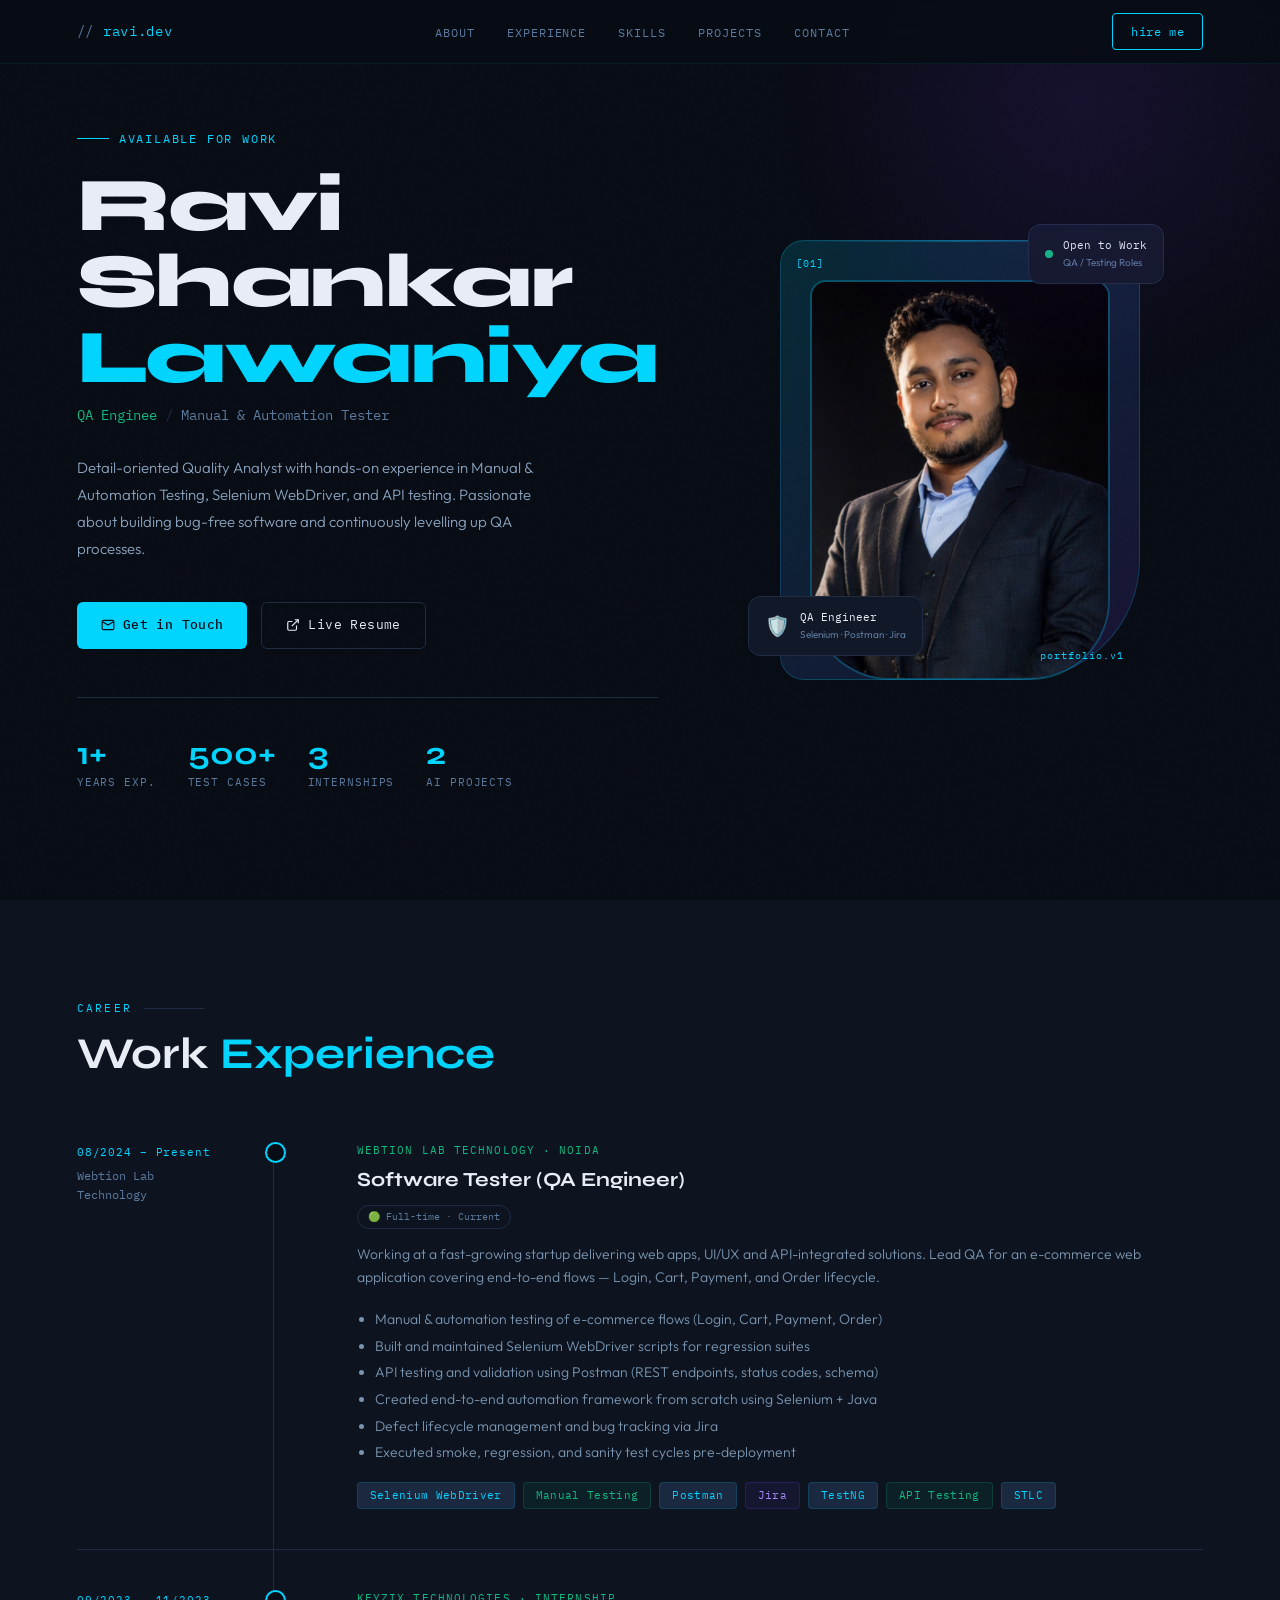
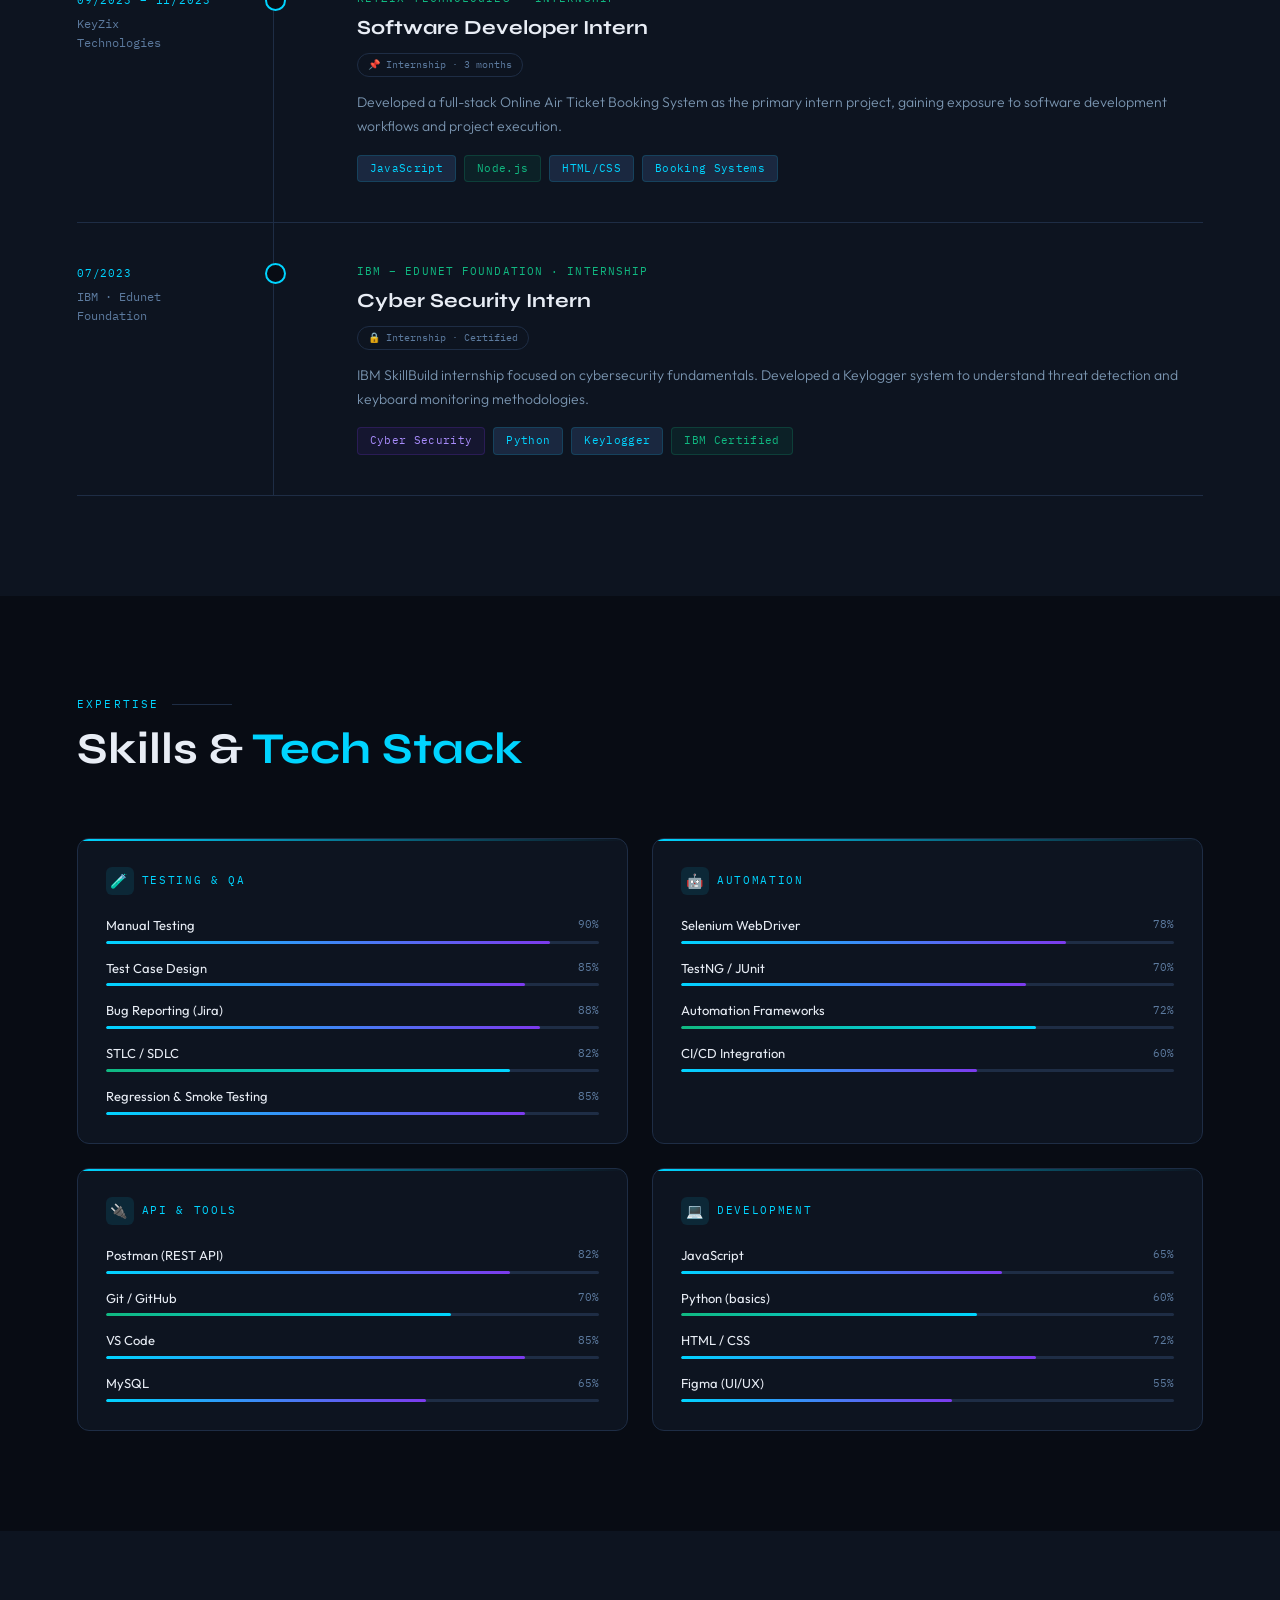
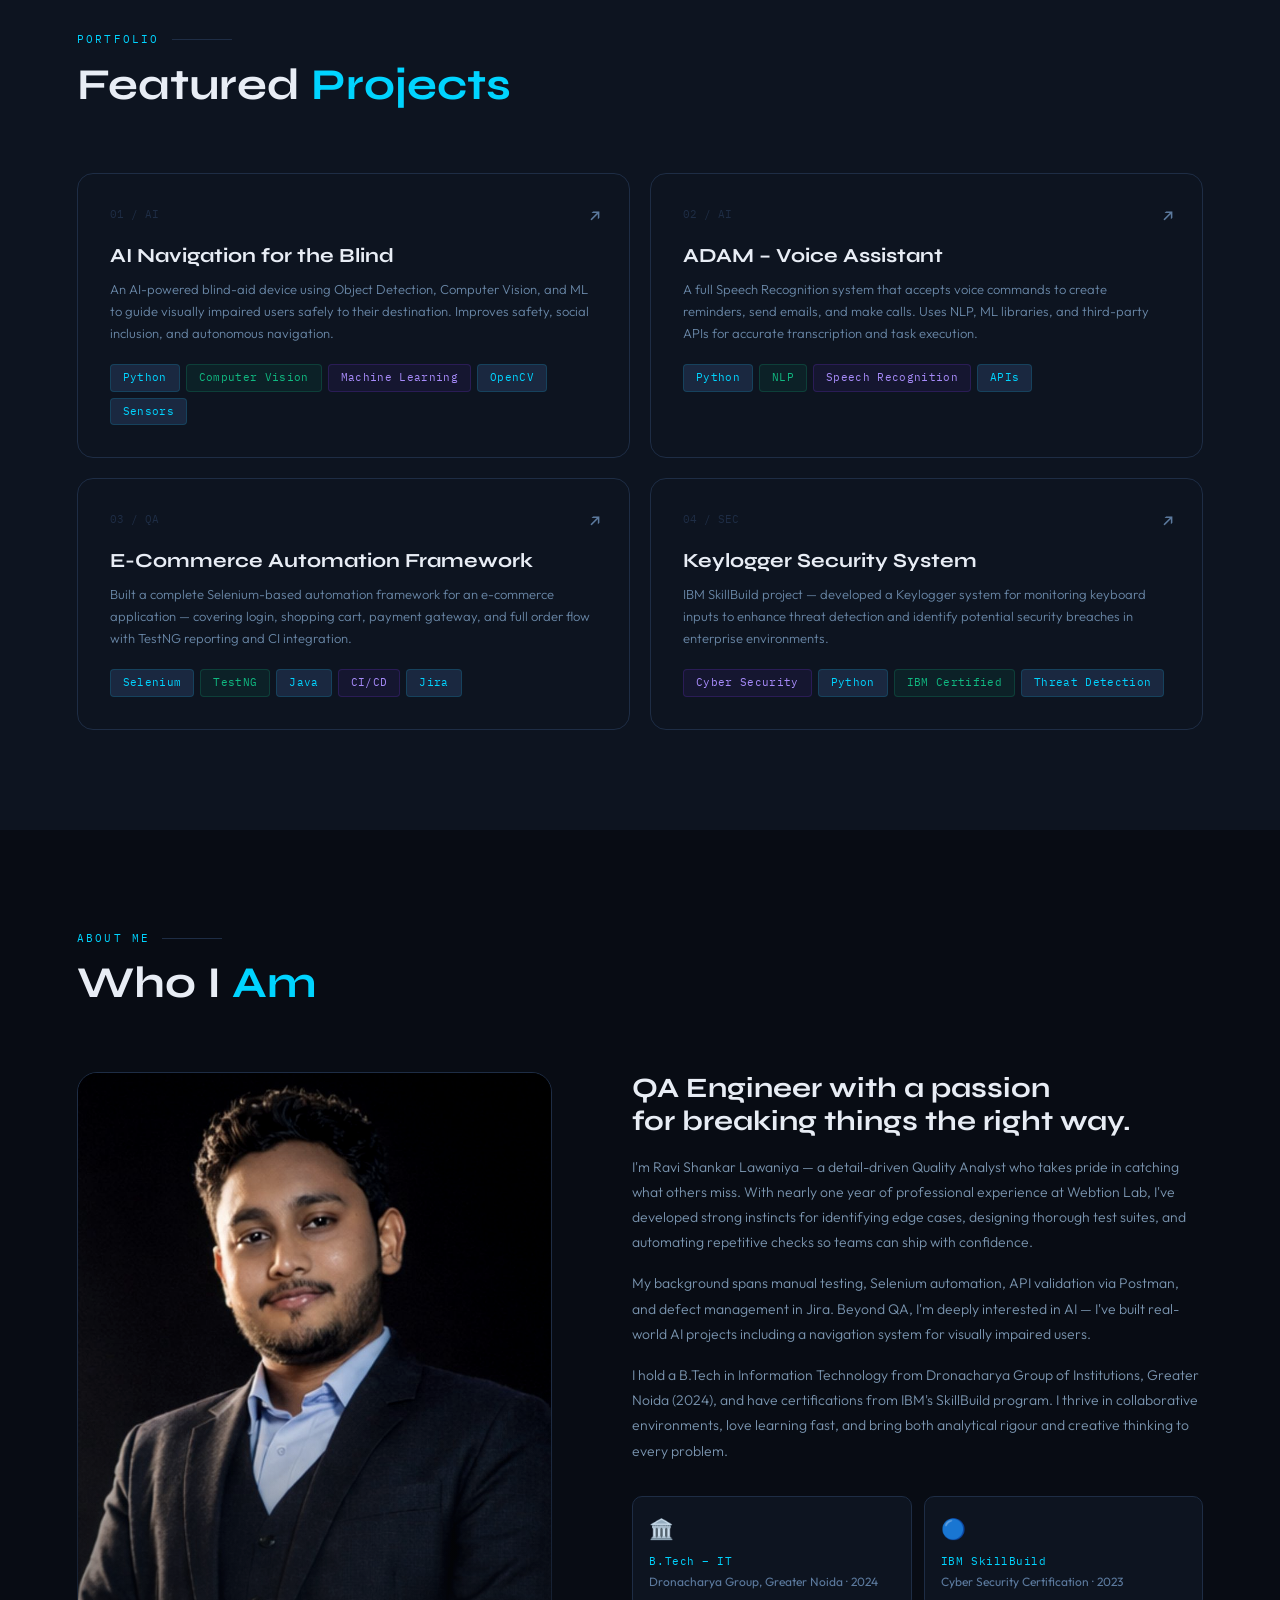
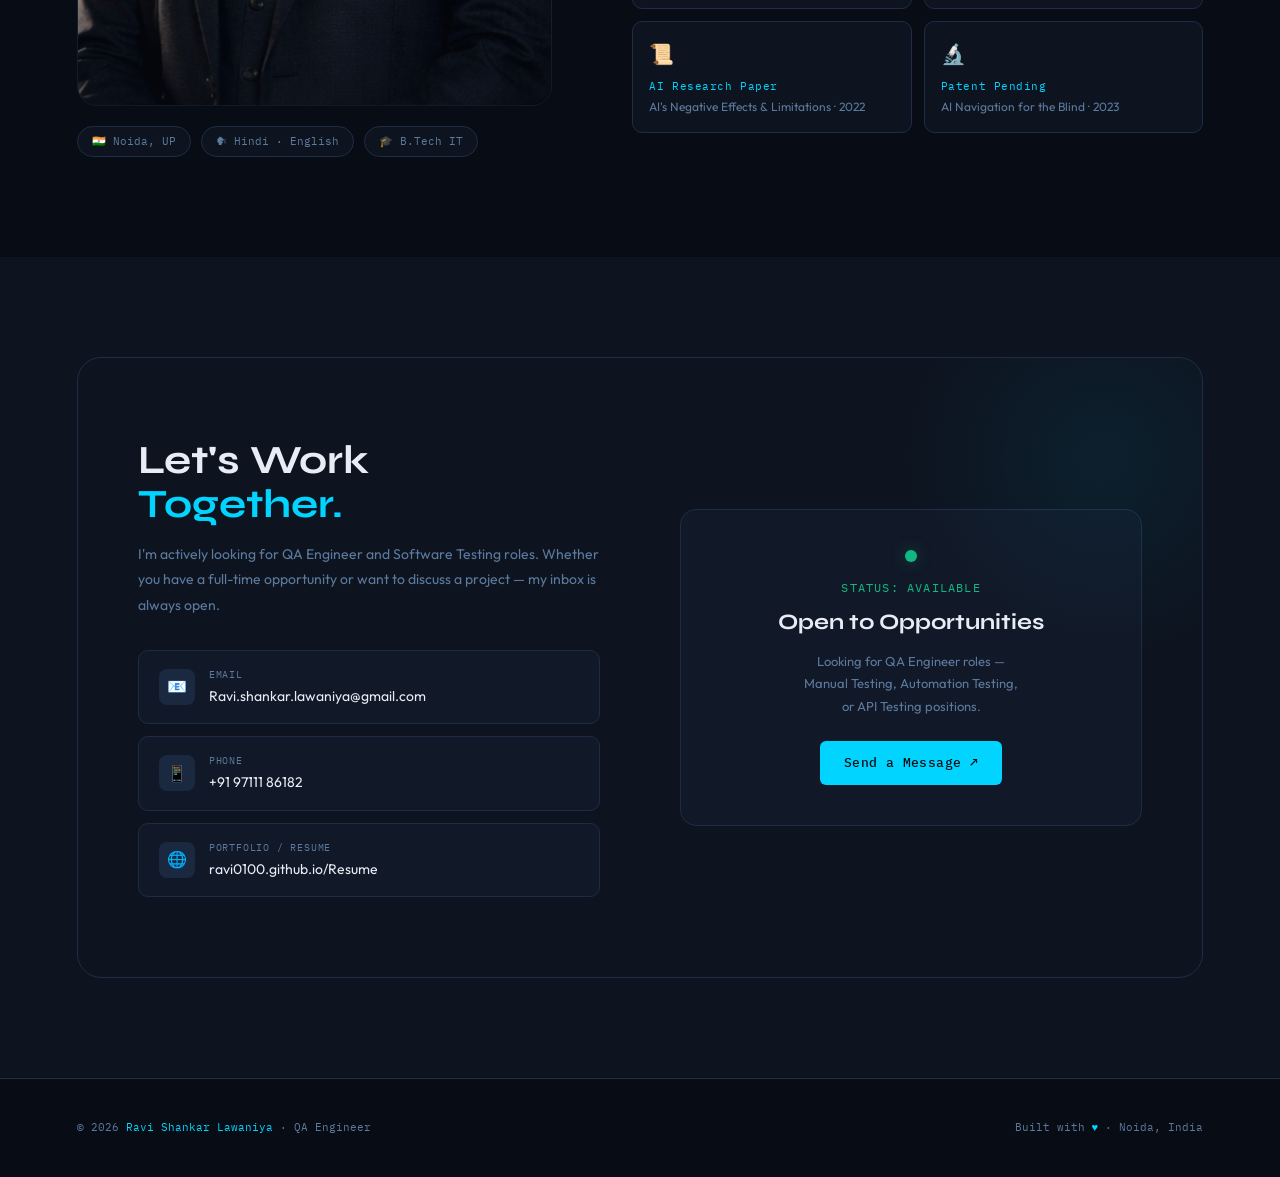
<file: index.html>
<!DOCTYPE html>
<html lang="en">
<head>
<meta charset="UTF-8">
<meta name="viewport" content="width=device-width, initial-scale=1.0">
<meta property="og:title" content="Ravi Shankar Lawaniya – QA Engineer">
<meta property="og:description" content="Ravi Shankar Lawaniya – QA Engineer">
<meta property="og:image" content="https://ravi0100.github.io/Resume/assets/R.jpeg">
<meta property="og:url" content="https://ravi0100.github.io/Resume/">
<meta property="og:type" content="website">
<title>Ravi Shankar Lawaniya – QA Engineer</title>
<link rel="icon" type="image/png" href="assets/R.jpeg">
<link href="https://fonts.googleapis.com/css2?family=Syne:wght@400;500;600;700;800&family=IBM+Plex+Mono:wght@300;400;500&family=Outfit:wght@300;400;500;600&display=swap" rel="stylesheet">
<style>
*{margin:0;padding:0;box-sizing:border-box}
:root{
  --bg:#080c14;--surface:#0d1420;--surface2:#111827;--border:#1e2d45;
  --accent:#00d4ff;--accent2:#7c3aed;--accent3:#10b981;
  --text:#e8edf5;--muted:#5c7a9e;--subtle:#1a2840;
  --font-display:'Syne',sans-serif;--font-mono:'IBM Plex Mono',monospace;--font-body:'Outfit',sans-serif;
}
html{scroll-behavior:smooth}
body{background:var(--bg);color:var(--text);font-family:var(--font-body);overflow-x:hidden;line-height:1.6}

/* scrollbar */
::-webkit-scrollbar{width:4px}
::-webkit-scrollbar-track{background:var(--bg)}
::-webkit-scrollbar-thumb{background:var(--accent);border-radius:2px}

/* noise overlay */
body::before{content:'';position:fixed;inset:0;background-image:url("data:image/svg+xml,%3Csvg viewBox='0 0 256 256' xmlns='http://www.w3.org/2000/svg'%3E%3Cfilter id='noise'%3E%3CfeTurbulence type='fractalNoise' baseFrequency='0.9' numOctaves='4' stitchTiles='stitch'/%3E%3C/filter%3E%3Crect width='100%25' height='100%25' filter='url(%23noise)' opacity='0.03'/%3E%3C/svg%3E");pointer-events:none;z-index:0;opacity:0.4}

/* NAV */
nav{position:fixed;top:0;left:0;right:0;z-index:100;padding:0 6%;height:64px;display:flex;align-items:center;justify-content:space-between;border-bottom:1px solid rgba(0,212,255,0.08);background:rgba(8,12,20,0.85);backdrop-filter:blur(20px)}
.nav-logo{font-family:var(--font-mono);font-size:14px;color:var(--accent);letter-spacing:0.05em}.nav-logo span{color:var(--muted)}
.nav-links{display:flex;gap:32px;list-style:none}
.nav-links a{font-family:var(--font-mono);font-size:12px;color:var(--muted);text-decoration:none;letter-spacing:0.08em;transition:color 0.2s;text-transform:uppercase}
.nav-links a:hover{color:var(--accent)}
.nav-hire{font-family:var(--font-mono);font-size:12px;padding:8px 18px;border:1px solid var(--accent);color:var(--accent);background:transparent;border-radius:4px;cursor:pointer;letter-spacing:0.05em;transition:all 0.2s;text-decoration:none;display:inline-block}
.nav-hire:hover{background:rgba(0,212,255,0.1)}

/* HERO */
.hero{min-height:100vh;display:grid;grid-template-columns:1fr 1fr;align-items:center;padding:100px 6% 80px;gap:60px;position:relative;overflow:hidden}
.hero::after{content:'';position:absolute;top:-200px;right:-100px;width:600px;height:600px;background:radial-gradient(circle,rgba(124,58,237,0.12) 0%,transparent 70%);pointer-events:none}
.hero-left{position:relative;z-index:1}
.hero-tag{font-family:var(--font-mono);font-size:12px;color:var(--accent);letter-spacing:0.15em;text-transform:uppercase;margin-bottom:20px;display:flex;align-items:center;gap:10px}
.hero-tag::before{content:'';width:32px;height:1px;background:var(--accent)}
.hero-name{font-family:var(--font-display);font-size:clamp(42px,6vw,76px);font-weight:800;line-height:1.0;margin-bottom:8px;letter-spacing:-0.02em}
.hero-name .first{color:var(--text)}
.hero-name .last{color:var(--accent);-webkit-text-stroke:0px;display:block}
.hero-role{font-family:var(--font-mono);font-size:14px;color:var(--muted);margin-bottom:28px;display:flex;align-items:center;gap:8px}
.role-sep{color:var(--border)}
.typing-text{color:var(--accent3)}
.hero-bio{font-size:15px;color:#8ba4c0;line-height:1.8;max-width:480px;margin-bottom:40px;font-weight:300}
.hero-actions{display:flex;gap:14px;flex-wrap:wrap}
.btn-primary{display:inline-flex;align-items:center;gap:8px;background:var(--accent);color:var(--bg);padding:12px 24px;border-radius:6px;font-family:var(--font-mono);font-size:13px;font-weight:500;cursor:pointer;border:none;letter-spacing:0.03em;transition:all 0.2s;text-decoration:none}
.btn-primary:hover{background:#00b8e0;transform:translateY(-2px)}
.btn-outline{display:inline-flex;align-items:center;gap:8px;background:transparent;color:var(--text);padding:12px 24px;border-radius:6px;font-family:var(--font-mono);font-size:13px;cursor:pointer;border:1px solid var(--border);letter-spacing:0.03em;transition:all 0.2s;text-decoration:none}
.btn-outline:hover{border-color:var(--accent);color:var(--accent)}
.hero-stats{display:flex;gap:32px;margin-top:48px;padding-top:40px;border-top:1px solid var(--border)}
.stat-item .num{font-family:var(--font-display);font-size:32px;font-weight:700;color:var(--accent);line-height:1}
.stat-item .lbl{font-family:var(--font-mono);font-size:11px;color:var(--muted);margin-top:4px;letter-spacing:0.08em;text-transform:uppercase}

/* PHOTO SIDE */
.hero-right{position:relative;display:flex;align-items:center;justify-content:center}
.photo-frame{position:relative;width:360px;height:440px}
.photo-bg-shape{position:absolute;inset:0;border-radius:24px 24px 120px 24px;background:linear-gradient(135deg,rgba(0,212,255,0.15),rgba(124,58,237,0.15));border:1px solid rgba(0,212,255,0.2)}
.photo-img{position:absolute;bottom:0;left:50%;transform:translateX(-50%);width:300px;height:400px;object-fit:cover;object-position:top;border-radius:16px 16px 80px 80px;border:2px solid rgba(0,212,255,0.25)}
.photo-badge{position:absolute;background:var(--surface2);border:1px solid var(--border);border-radius:12px;padding:12px 16px;display:flex;align-items:center;gap:10px;backdrop-filter:blur(10px)}
.photo-badge.top-right{top:-16px;right:-24px}
.photo-badge.bottom-left{bottom:24px;left:-32px}
.badge-dot{width:8px;height:8px;border-radius:50%;background:var(--accent3);animation:pulse 2s infinite}
@keyframes pulse{0%,100%{opacity:1;transform:scale(1)}50%{opacity:0.5;transform:scale(0.8)}}
.badge-text{font-family:var(--font-mono);font-size:11px;color:var(--text)}
.badge-sub{font-size:10px;color:var(--muted)}
.corner-tag{position:absolute;font-family:var(--font-mono);font-size:10px;color:var(--accent);letter-spacing:0.1em}
.corner-tag.tl{top:16px;left:16px}
.corner-tag.br{bottom:16px;right:16px}
.scan-line{position:absolute;top:0;left:0;right:0;height:2px;background:linear-gradient(90deg,transparent,var(--accent),transparent);animation:scan 3s linear infinite;opacity:0.3;border-radius:24px}
@keyframes scan{0%{top:0}100%{top:100%}}
.hex-grid{position:absolute;top:-40px;right:-60px;opacity:0.06}

/* SECTIONS */
section{padding:100px 6%;position:relative}
.section-header{margin-bottom:64px}
.section-tag{font-family:var(--font-mono);font-size:11px;color:var(--accent);letter-spacing:0.2em;text-transform:uppercase;margin-bottom:12px;display:flex;align-items:center;gap:12px}
.section-tag::after{content:'';flex:1;height:1px;background:var(--border);max-width:60px}
.section-title{font-family:var(--font-display);font-size:clamp(28px,4vw,44px);font-weight:700;color:var(--text);line-height:1.1}
.section-title em{color:var(--accent);font-style:normal}

/* EXPERIENCE */
.exp-grid{display:flex;flex-direction:column;gap:0}
.exp-item{display:grid;grid-template-columns:200px 1fr;gap:40px;padding:40px 0;border-bottom:1px solid var(--border);position:relative}
.exp-item:first-child{padding-top:0}
.exp-item::before{content:'';position:absolute;left:196px;top:0;bottom:0;width:1px;background:var(--border)}
.exp-item::after{content:'';position:absolute;left:188px;top:40px;width:17px;height:17px;background:var(--bg);border:2px solid var(--accent);border-radius:50%}
.exp-item:first-child::after{top:0}
.exp-date{font-family:var(--font-mono);font-size:12px;color:var(--muted);padding-top:2px;padding-right:24px;line-height:1.6}
.exp-date .year{font-size:11px;color:var(--accent);display:block;margin-bottom:4px;letter-spacing:0.08em}
.exp-content{padding-left:40px}
.exp-company{font-family:var(--font-mono);font-size:11px;color:var(--accent3);letter-spacing:0.1em;text-transform:uppercase;margin-bottom:4px}
.exp-role{font-family:var(--font-display);font-size:20px;font-weight:700;color:var(--text);margin-bottom:6px}
.exp-type{display:inline-flex;align-items:center;gap:5px;font-family:var(--font-mono);font-size:10px;padding:3px 10px;border-radius:40px;border:1px solid var(--border);color:var(--muted);margin-bottom:14px}
.exp-desc{font-size:14px;color:#7a95b0;line-height:1.7;margin-bottom:16px;font-weight:300}
.exp-tags{display:flex;flex-wrap:wrap;gap:8px}
.tag{font-family:var(--font-mono);font-size:11px;padding:4px 12px;border-radius:4px;background:var(--subtle);color:var(--accent);border:1px solid rgba(0,212,255,0.15);letter-spacing:0.03em}
.tag.green{color:var(--accent3);background:rgba(16,185,129,0.08);border-color:rgba(16,185,129,0.2)}
.tag.purple{color:#a78bfa;background:rgba(124,58,237,0.08);border-color:rgba(124,58,237,0.2)}

/* SKILLS */
.skills-wrapper{display:grid;grid-template-columns:1fr 1fr;gap:24px}
.skill-category{background:var(--surface);border:1px solid var(--border);border-radius:12px;padding:28px;position:relative;overflow:hidden;transition:border-color 0.3s}
.skill-category:hover{border-color:rgba(0,212,255,0.3)}
.skill-category::before{content:'';position:absolute;top:0;left:0;right:0;height:2px;background:linear-gradient(90deg,var(--accent),transparent)}
.skill-cat-name{font-family:var(--font-mono);font-size:11px;color:var(--accent);letter-spacing:0.15em;text-transform:uppercase;margin-bottom:20px;display:flex;align-items:center;gap:8px}
.skill-cat-name .icon{width:28px;height:28px;background:rgba(0,212,255,0.1);border-radius:6px;display:flex;align-items:center;justify-content:center;font-size:14px}
.skill-bars{display:flex;flex-direction:column;gap:14px}
.skill-row{display:flex;flex-direction:column;gap:5px}
.skill-label-row{display:flex;justify-content:space-between;align-items:center}
.skill-name{font-size:13px;color:var(--text);font-weight:400}
.skill-pct{font-family:var(--font-mono);font-size:11px;color:var(--muted)}
.skill-bar{height:3px;background:var(--border);border-radius:2px;overflow:hidden}
.skill-fill{height:100%;background:linear-gradient(90deg,var(--accent),var(--accent2));border-radius:2px;animation:fillBar 1.5s ease forwards;width:0}
@keyframes fillBar{to{width:var(--w)}}
.skill-fill.green{background:linear-gradient(90deg,var(--accent3),#00d4ff)}

/* PROJECTS */
.projects-grid{display:grid;grid-template-columns:1fr 1fr;gap:20px}
.proj-card{background:var(--surface);border:1px solid var(--border);border-radius:16px;padding:32px;cursor:pointer;transition:all 0.3s;position:relative;overflow:hidden}
.proj-card:hover{border-color:rgba(0,212,255,0.35);transform:translateY(-4px)}
.proj-card::after{content:'';position:absolute;bottom:0;left:0;right:0;height:1px;background:linear-gradient(90deg,transparent,var(--accent),transparent);opacity:0;transition:opacity 0.3s}
.proj-card:hover::after{opacity:1}
.proj-number{font-family:var(--font-mono);font-size:11px;color:var(--border);margin-bottom:20px}
.proj-title{font-family:var(--font-display);font-size:20px;font-weight:700;color:var(--text);margin-bottom:10px;line-height:1.2}
.proj-desc{font-size:13px;color:#6a88a8;line-height:1.7;margin-bottom:20px;font-weight:300}
.proj-tags{display:flex;flex-wrap:wrap;gap:6px}
.proj-arrow{position:absolute;top:28px;right:28px;color:var(--muted);font-size:18px;transition:all 0.2s}
.proj-card:hover .proj-arrow{color:var(--accent);transform:translate(3px,-3px)}

/* ABOUT */
.about-grid{display:grid;grid-template-columns:1fr 1.2fr;gap:80px;align-items:start}
.about-photo-col{position:sticky;top:100px}
.about-img-wrap{position:relative;width:100%}
.about-img-inner{width:100%;aspect-ratio:3/4;border-radius:20px;overflow:hidden;border:1px solid var(--border)}
.about-img-inner img{width:100%;height:100%;object-fit:cover;object-position:top;filter:grayscale(20%) contrast(1.05)}
.about-img-overlay{position:absolute;inset:0;background:linear-gradient(to top,rgba(8,12,20,0.6) 0%,transparent 50%);border-radius:20px}
.about-chip-row{display:flex;gap:10px;flex-wrap:wrap;margin-top:20px}
.about-chip{font-family:var(--font-mono);font-size:11px;padding:6px 14px;border-radius:40px;border:1px solid var(--border);color:var(--muted);background:var(--surface)}
.about-text h3{font-family:var(--font-display);font-size:28px;font-weight:700;color:var(--text);margin-bottom:16px;line-height:1.2}
.about-text p{font-size:14px;color:#7a95b0;line-height:1.8;margin-bottom:16px;font-weight:300}
.cert-grid{display:grid;grid-template-columns:1fr 1fr;gap:12px;margin-top:32px}
.cert-card{background:var(--surface);border:1px solid var(--border);border-radius:10px;padding:16px;transition:border-color 0.2s}
.cert-card:hover{border-color:rgba(0,212,255,0.3)}
.cert-icon{font-size:20px;margin-bottom:8px}
.cert-name{font-family:var(--font-mono);font-size:11px;color:var(--accent);letter-spacing:0.05em}
.cert-inst{font-size:12px;color:var(--muted);margin-top:2px}

/* CONTACT */
.contact-section{background:var(--surface);border-radius:24px;padding:80px 60px;display:grid;grid-template-columns:1fr 1fr;gap:80px;align-items:center;border:1px solid var(--border);position:relative;overflow:hidden}
.contact-section::before{content:'';position:absolute;top:-100px;right:-100px;width:400px;height:400px;background:radial-gradient(circle,rgba(0,212,255,0.06),transparent 70%)}
.contact-left h2{font-family:var(--font-display);font-size:40px;font-weight:700;margin-bottom:16px;line-height:1.1}
.contact-left p{font-size:14px;color:var(--muted);line-height:1.8;margin-bottom:32px}
.contact-links{display:flex;flex-direction:column;gap:12px}
.contact-link{display:flex;align-items:center;gap:14px;padding:16px 20px;background:var(--surface2);border:1px solid var(--border);border-radius:10px;text-decoration:none;color:var(--text);transition:all 0.2s;font-size:14px}
.contact-link:hover{border-color:var(--accent);color:var(--accent)}
.contact-link .cl-icon{width:36px;height:36px;background:var(--subtle);border-radius:8px;display:flex;align-items:center;justify-content:center;font-size:16px;flex-shrink:0}
.contact-link .cl-label{font-family:var(--font-mono);font-size:10px;color:var(--muted);display:block;text-transform:uppercase;letter-spacing:0.08em;margin-bottom:2px}
.contact-right{text-align:center}
.availability-card{background:var(--surface2);border:1px solid var(--border);border-radius:16px;padding:40px;text-align:center}
.avail-dot{width:12px;height:12px;background:var(--accent3);border-radius:50%;margin:0 auto 16px;animation:pulse 2s infinite;box-shadow:0 0 16px rgba(16,185,129,0.4)}
.avail-label{font-family:var(--font-mono);font-size:12px;color:var(--accent3);letter-spacing:0.1em;margin-bottom:8px;text-transform:uppercase}
.avail-title{font-family:var(--font-display);font-size:22px;font-weight:700;margin-bottom:10px}
.avail-desc{font-size:13px;color:var(--muted);line-height:1.7}

/* FOOTER */
footer{padding:40px 6%;border-top:1px solid var(--border);display:flex;justify-content:space-between;align-items:center;flex-wrap:wrap;gap:16px}
footer p{font-family:var(--font-mono);font-size:11px;color:var(--muted)}
footer span{color:var(--accent)}

/* ANIMATIONS */
.fade-in{opacity:0;transform:translateY(30px);transition:opacity 0.7s ease,transform 0.7s ease}
.fade-in.visible{opacity:1;transform:translateY(0)}

@media(max-width:900px){
  .hero,.about-grid,.contact-section{grid-template-columns:1fr}
  .hero-right{display:none}
  .exp-item{grid-template-columns:1fr}
  .exp-item::before,.exp-item::after{display:none}
  .exp-content{padding-left:0}
  .skills-wrapper,.projects-grid,.cert-grid{grid-template-columns:1fr}
  .nav-links{display:none}
}
</style>
</head>
<body>

<nav>
  <div class="nav-logo"><span style="color:var(--muted)">//</span> ravi.dev</div>
  <ul class="nav-links">
    <li><a href="#about">about</a></li>
    <li><a href="#experience">experience</a></li>
    <li><a href="#skills">skills</a></li>
    <li><a href="#projects">projects</a></li>
    <li><a href="#contact">contact</a></li>
  </ul>
  <a href="mailto:Ravi.shankar.lawaniya@gmail.com" class="nav-hire">hire me</a>
</nav>

<section class="hero" id="hero">
  <div class="hero-left fade-in">
    <div class="hero-tag">Available for work</div>
    <h1 class="hero-name">
      <span class="first">Ravi Shankar</span>
      <span class="last">Lawaniya</span>
    </h1>
    <p class="hero-role">
      <span class="typing-text">QA Engineer</span>
      <span class="role-sep">/</span>
      <span>Manual &amp; Automation Tester</span>
    </p>
    <p class="hero-bio">Detail-oriented Quality Analyst with hands-on experience in Manual &amp; Automation Testing, Selenium WebDriver, and API testing. Passionate about building bug-free software and continuously levelling up QA processes.</p>
    <div class="hero-actions">
      <a href="#contact" class="btn-primary">
        <svg width="14" height="14" fill="none" stroke="currentColor" stroke-width="2" viewBox="0 0 24 24"><path d="M4 4h16c1.1 0 2 .9 2 2v12c0 1.1-.9 2-2 2H4c-1.1 0-2-.9-2-2V6c0-1.1.9-2 2-2z"/><polyline points="22,6 12,12 2,6"/></svg>
        Get in Touch
      </a>
      <a href="https://ravi0100.github.io/Resume/" target="_blank" class="btn-outline">
        <svg width="14" height="14" fill="none" stroke="currentColor" stroke-width="2" viewBox="0 0 24 24"><path d="M18 13v6a2 2 0 01-2 2H5a2 2 0 01-2-2V8a2 2 0 012-2h6"/><polyline points="15 3 21 3 21 9"/><line x1="10" y1="14" x2="21" y2="3"/></svg>
        Live Resume
      </a>
    </div>
    <div class="hero-stats">
      <div class="stat-item">
        <div class="num">1+</div>
        <div class="lbl">Years Exp.</div>
      </div>
      <div class="stat-item">
        <div class="num">500+</div>
        <div class="lbl">Test Cases</div>
      </div>
      <div class="stat-item">
        <div class="num">3</div>
        <div class="lbl">Internships</div>
      </div>
      <div class="stat-item">
        <div class="num">2</div>
        <div class="lbl">AI Projects</div>
      </div>
    </div>
  </div>

  <div class="hero-right fade-in" style="animation-delay:0.2s">
    <div class="photo-frame">
      <div class="photo-bg-shape"></div>
      <div class="scan-line"></div>
      <img class="photo-img" src="assets/R.jpeg" alt="Ravi Shankar Lawaniya">
      <div class="photo-badge top-right">
        <div class="badge-dot"></div>
        <div>
          <div class="badge-text">Open to Work</div>
          <div class="badge-sub">QA / Testing Roles</div>
        </div>
      </div>
      <div class="photo-badge bottom-left">
        <div style="font-size:20px">🛡️</div>
        <div>
          <div class="badge-text">QA Engineer</div>
          <div class="badge-sub">Selenium · Postman · Jira</div>
        </div>
      </div>
      <div class="corner-tag tl">[01]</div>
      <div class="corner-tag br">portfolio.v1</div>
    </div>
  </div>
</section>

<section id="experience" style="background:var(--surface)">
  <div class="section-header fade-in">
    <div class="section-tag">career</div>
    <h2 class="section-title">Work <em>Experience</em></h2>
  </div>
  <div class="exp-grid">
    <div class="exp-item fade-in">
      <div class="exp-date">
        <span class="year">08/2024 – Present</span>
        Webtion Lab<br>Technology
      </div>
      <div class="exp-content">
        <div class="exp-company">Webtion Lab Technology · Noida</div>
        <div class="exp-role">Software Tester (QA Engineer)</div>
        <div class="exp-type">🟢 Full-time · Current</div>
        <p class="exp-desc">Working at a fast-growing startup delivering web apps, UI/UX and API-integrated solutions. Lead QA for an e-commerce web application covering end-to-end flows — Login, Cart, Payment, and Order lifecycle.</p>
        <ul style="font-size:14px;color:#7a95b0;line-height:1.9;padding-left:18px;margin-bottom:16px;font-weight:300">
          <li>Manual &amp; automation testing of e-commerce flows (Login, Cart, Payment, Order)</li>
          <li>Built and maintained Selenium WebDriver scripts for regression suites</li>
          <li>API testing and validation using Postman (REST endpoints, status codes, schema)</li>
          <li>Created end-to-end automation framework from scratch using Selenium + Java</li>
          <li>Defect lifecycle management and bug tracking via Jira</li>
          <li>Executed smoke, regression, and sanity test cycles pre-deployment</li>
        </ul>
        <div class="exp-tags">
          <span class="tag">Selenium WebDriver</span>
          <span class="tag green">Manual Testing</span>
          <span class="tag">Postman</span>
          <span class="tag purple">Jira</span>
          <span class="tag">TestNG</span>
          <span class="tag green">API Testing</span>
          <span class="tag">STLC</span>
        </div>
      </div>
    </div>

    <div class="exp-item fade-in">
      <div class="exp-date">
        <span class="year">09/2023 – 11/2023</span>
        KeyZix<br>Technologies
      </div>
      <div class="exp-content">
        <div class="exp-company">KeyZix Technologies · Internship</div>
        <div class="exp-role">Software Developer Intern</div>
        <div class="exp-type">📌 Internship · 3 months</div>
        <p class="exp-desc">Developed a full-stack Online Air Ticket Booking System as the primary intern project, gaining exposure to software development workflows and project execution.</p>
        <div class="exp-tags">
          <span class="tag">JavaScript</span>
          <span class="tag green">Node.js</span>
          <span class="tag">HTML/CSS</span>
          <span class="tag">Booking Systems</span>
        </div>
      </div>
    </div>

    <div class="exp-item fade-in">
      <div class="exp-date">
        <span class="year">07/2023</span>
        IBM · Edunet<br>Foundation
      </div>
      <div class="exp-content">
        <div class="exp-company">IBM – Edunet Foundation · Internship</div>
        <div class="exp-role">Cyber Security Intern</div>
        <div class="exp-type">🔒 Internship · Certified</div>
        <p class="exp-desc">IBM SkillBuild internship focused on cybersecurity fundamentals. Developed a Keylogger system to understand threat detection and keyboard monitoring methodologies.</p>
        <div class="exp-tags">
          <span class="tag purple">Cyber Security</span>
          <span class="tag">Python</span>
          <span class="tag">Keylogger</span>
          <span class="tag green">IBM Certified</span>
        </div>
      </div>
    </div>
  </div>
</section>

<section id="skills">
  <div class="section-header fade-in">
    <div class="section-tag">expertise</div>
    <h2 class="section-title">Skills &amp; <em>Tech Stack</em></h2>
  </div>
  <div class="skills-wrapper">
    <div class="skill-category fade-in">
      <div class="skill-cat-name"><span class="icon">🧪</span> Testing &amp; QA</div>
      <div class="skill-bars">
        <div class="skill-row">
          <div class="skill-label-row"><span class="skill-name">Manual Testing</span><span class="skill-pct">90%</span></div>
          <div class="skill-bar"><div class="skill-fill" style="--w:90%"></div></div>
        </div>
        <div class="skill-row">
          <div class="skill-label-row"><span class="skill-name">Test Case Design</span><span class="skill-pct">85%</span></div>
          <div class="skill-bar"><div class="skill-fill" style="--w:85%"></div></div>
        </div>
        <div class="skill-row">
          <div class="skill-label-row"><span class="skill-name">Bug Reporting (Jira)</span><span class="skill-pct">88%</span></div>
          <div class="skill-bar"><div class="skill-fill" style="--w:88%"></div></div>
        </div>
        <div class="skill-row">
          <div class="skill-label-row"><span class="skill-name">STLC / SDLC</span><span class="skill-pct">82%</span></div>
          <div class="skill-bar"><div class="skill-fill green" style="--w:82%"></div></div>
        </div>
        <div class="skill-row">
          <div class="skill-label-row"><span class="skill-name">Regression &amp; Smoke Testing</span><span class="skill-pct">85%</span></div>
          <div class="skill-bar"><div class="skill-fill" style="--w:85%"></div></div>
        </div>
      </div>
    </div>
    <div class="skill-category fade-in" style="animation-delay:0.1s">
      <div class="skill-cat-name"><span class="icon">🤖</span> Automation</div>
      <div class="skill-bars">
        <div class="skill-row">
          <div class="skill-label-row"><span class="skill-name">Selenium WebDriver</span><span class="skill-pct">78%</span></div>
          <div class="skill-bar"><div class="skill-fill" style="--w:78%"></div></div>
        </div>
        <div class="skill-row">
          <div class="skill-label-row"><span class="skill-name">TestNG / JUnit</span><span class="skill-pct">70%</span></div>
          <div class="skill-bar"><div class="skill-fill" style="--w:70%"></div></div>
        </div>
        <div class="skill-row">
          <div class="skill-label-row"><span class="skill-name">Automation Frameworks</span><span class="skill-pct">72%</span></div>
          <div class="skill-bar"><div class="skill-fill green" style="--w:72%"></div></div>
        </div>
        <div class="skill-row">
          <div class="skill-label-row"><span class="skill-name">CI/CD Integration</span><span class="skill-pct">60%</span></div>
          <div class="skill-bar"><div class="skill-fill" style="--w:60%"></div></div>
        </div>
      </div>
    </div>
    <div class="skill-category fade-in" style="animation-delay:0.2s">
      <div class="skill-cat-name"><span class="icon">🔌</span> API &amp; Tools</div>
      <div class="skill-bars">
        <div class="skill-row">
          <div class="skill-label-row"><span class="skill-name">Postman (REST API)</span><span class="skill-pct">82%</span></div>
          <div class="skill-bar"><div class="skill-fill" style="--w:82%"></div></div>
        </div>
        <div class="skill-row">
          <div class="skill-label-row"><span class="skill-name">Git / GitHub</span><span class="skill-pct">70%</span></div>
          <div class="skill-bar"><div class="skill-fill green" style="--w:70%"></div></div>
        </div>
        <div class="skill-row">
          <div class="skill-label-row"><span class="skill-name">VS Code</span><span class="skill-pct">85%</span></div>
          <div class="skill-bar"><div class="skill-fill" style="--w:85%"></div></div>
        </div>
        <div class="skill-row">
          <div class="skill-label-row"><span class="skill-name">MySQL</span><span class="skill-pct">65%</span></div>
          <div class="skill-bar"><div class="skill-fill" style="--w:65%"></div></div>
        </div>
      </div>
    </div>
    <div class="skill-category fade-in" style="animation-delay:0.3s">
      <div class="skill-cat-name"><span class="icon">💻</span> Development</div>
      <div class="skill-bars">
        <div class="skill-row">
          <div class="skill-label-row"><span class="skill-name">JavaScript</span><span class="skill-pct">65%</span></div>
          <div class="skill-bar"><div class="skill-fill" style="--w:65%"></div></div>
        </div>
        <div class="skill-row">
          <div class="skill-label-row"><span class="skill-name">Python (basics)</span><span class="skill-pct">60%</span></div>
          <div class="skill-bar"><div class="skill-fill green" style="--w:60%"></div></div>
        </div>
        <div class="skill-row">
          <div class="skill-label-row"><span class="skill-name">HTML / CSS</span><span class="skill-pct">72%</span></div>
          <div class="skill-bar"><div class="skill-fill" style="--w:72%"></div></div>
        </div>
        <div class="skill-row">
          <div class="skill-label-row"><span class="skill-name">Figma (UI/UX)</span><span class="skill-pct">55%</span></div>
          <div class="skill-bar"><div class="skill-fill" style="--w:55%"></div></div>
        </div>
      </div>
    </div>
  </div>
</section>

<section id="projects" style="background:var(--surface)">
  <div class="section-header fade-in">
    <div class="section-tag">portfolio</div>
    <h2 class="section-title">Featured <em>Projects</em></h2>
  </div>
  <div class="projects-grid">
    <div class="proj-card fade-in">
      <div class="proj-number">01 / AI</div>
      <div class="proj-arrow">↗</div>
      <div class="proj-title">AI Navigation for the Blind</div>
      <p class="proj-desc">An AI-powered blind-aid device using Object Detection, Computer Vision, and ML to guide visually impaired users safely to their destination. Improves safety, social inclusion, and autonomous navigation.</p>
      <div class="proj-tags">
        <span class="tag">Python</span>
        <span class="tag green">Computer Vision</span>
        <span class="tag purple">Machine Learning</span>
        <span class="tag">OpenCV</span>
        <span class="tag">Sensors</span>
      </div>
    </div>
    <div class="proj-card fade-in" style="animation-delay:0.1s">
      <div class="proj-number">02 / AI</div>
      <div class="proj-arrow">↗</div>
      <div class="proj-title">ADAM – Voice Assistant</div>
      <p class="proj-desc">A full Speech Recognition system that accepts voice commands to create reminders, send emails, and make calls. Uses NLP, ML libraries, and third-party APIs for accurate transcription and task execution.</p>
      <div class="proj-tags">
        <span class="tag">Python</span>
        <span class="tag green">NLP</span>
        <span class="tag purple">Speech Recognition</span>
        <span class="tag">APIs</span>
      </div>
    </div>
    <div class="proj-card fade-in" style="animation-delay:0.2s">
      <div class="proj-number">03 / QA</div>
      <div class="proj-arrow">↗</div>
      <div class="proj-title">E-Commerce Automation Framework</div>
      <p class="proj-desc">Built a complete Selenium-based automation framework for an e-commerce application — covering login, shopping cart, payment gateway, and full order flow with TestNG reporting and CI integration.</p>
      <div class="proj-tags">
        <span class="tag">Selenium</span>
        <span class="tag green">TestNG</span>
        <span class="tag">Java</span>
        <span class="tag purple">CI/CD</span>
        <span class="tag">Jira</span>
      </div>
    </div>
    <div class="proj-card fade-in" style="animation-delay:0.3s">
      <div class="proj-number">04 / SEC</div>
      <div class="proj-arrow">↗</div>
      <div class="proj-title">Keylogger Security System</div>
      <p class="proj-desc">IBM SkillBuild project — developed a Keylogger system for monitoring keyboard inputs to enhance threat detection and identify potential security breaches in enterprise environments.</p>
      <div class="proj-tags">
        <span class="tag purple">Cyber Security</span>
        <span class="tag">Python</span>
        <span class="tag green">IBM Certified</span>
        <span class="tag">Threat Detection</span>
      </div>
    </div>
  </div>
</section>

<section id="about">
  <div class="section-header fade-in">
    <div class="section-tag">about me</div>
    <h2 class="section-title">Who I <em>Am</em></h2>
  </div>
  <div class="about-grid">
    <div class="about-photo-col fade-in">
      <div class="about-img-wrap">
        <div class="about-img-inner">
          <img src="assets/R.jpeg" alt="Ravi Shankar Lawaniya">
          <div class="about-img-overlay"></div>
        </div>
      </div>
      <div class="about-chip-row">
        <span class="about-chip">🇮🇳 Noida, UP</span>
        <span class="about-chip">🗣 Hindi · English</span>
        <span class="about-chip">🎓 B.Tech IT</span>
      </div>
    </div>
    <div class="about-text fade-in" style="animation-delay:0.15s">
      <h3>QA Engineer with a passion<br>for breaking things the right way.</h3>
      <p>I'm Ravi Shankar Lawaniya — a detail-driven Quality Analyst who takes pride in catching what others miss. With nearly one year of professional experience at Webtion Lab, I've developed strong instincts for identifying edge cases, designing thorough test suites, and automating repetitive checks so teams can ship with confidence.</p>
      <p>My background spans manual testing, Selenium automation, API validation via Postman, and defect management in Jira. Beyond QA, I'm deeply interested in AI — I've built real-world AI projects including a navigation system for visually impaired users.</p>
      <p>I hold a B.Tech in Information Technology from Dronacharya Group of Institutions, Greater Noida (2024), and have certifications from IBM's SkillBuild program. I thrive in collaborative environments, love learning fast, and bring both analytical rigour and creative thinking to every problem.</p>
      <div class="cert-grid">
        <div class="cert-card">
          <div class="cert-icon">🏛️</div>
          <div class="cert-name">B.Tech – IT</div>
          <div class="cert-inst">Dronacharya Group, Greater Noida · 2024</div>
        </div>
        <div class="cert-card">
          <div class="cert-icon">🔵</div>
          <div class="cert-name">IBM SkillBuild</div>
          <div class="cert-inst">Cyber Security Certification · 2023</div>
        </div>
        <div class="cert-card">
          <div class="cert-icon">📜</div>
          <div class="cert-name">AI Research Paper</div>
          <div class="cert-inst">AI's Negative Effects &amp; Limitations · 2022</div>
        </div>
        <div class="cert-card">
          <div class="cert-icon">🔬</div>
          <div class="cert-name">Patent Pending</div>
          <div class="cert-inst">AI Navigation for the Blind · 2023</div>
        </div>
      </div>
    </div>
  </div>
</section>

<section id="contact" style="background:var(--surface)">
  <div class="contact-section fade-in">
    <div class="contact-left">
      <h2>Let's Work<br><span style="color:var(--accent)">Together.</span></h2>
      <p>I'm actively looking for QA Engineer and Software Testing roles. Whether you have a full-time opportunity or want to discuss a project — my inbox is always open.</p>
      <div class="contact-links">
        <a href="mailto:Ravi.shankar.lawaniya@gmail.com" class="contact-link">
          <div class="cl-icon">📧</div>
          <div>
            <span class="cl-label">Email</span>
            Ravi.shankar.lawaniya@gmail.com
          </div>
        </a>
        <a href="tel:+919711186182" class="contact-link">
          <div class="cl-icon">📱</div>
          <div>
            <span class="cl-label">Phone</span>
            +91 97111 86182
          </div>
        </a>
        <a href="https://ravi0100.github.io/Resume/" target="_blank" class="contact-link">
          <div class="cl-icon">🌐</div>
          <div>
            <span class="cl-label">Portfolio / Resume</span>
            ravi0100.github.io/Resume
          </div>
        </a>
      </div>
    </div>
    <div class="contact-right">
      <div class="availability-card">
        <div class="avail-dot"></div>
        <div class="avail-label">Status: Available</div>
        <div class="avail-title">Open to Opportunities</div>
        <p class="avail-desc">Looking for QA Engineer roles —<br>Manual Testing, Automation Testing,<br>or API Testing positions.</p>
        <a href="mailto:Ravi.shankar.lawaniya@gmail.com" class="btn-primary" style="margin-top:24px;justify-content:center">Send a Message ↗</a>
      </div>
    </div>
  </div>
</section>

<footer>
  <p>© 2026 <span>Ravi Shankar Lawaniya</span> · QA Engineer</p>
  <p>Built with <span>♥</span> · Noida, India</p>
</footer>

<script>
const obs=new IntersectionObserver(entries=>{
  entries.forEach(e=>{if(e.isIntersecting){e.target.classList.add('visible')}});
},{threshold:0.12});
document.querySelectorAll('.fade-in').forEach(el=>obs.observe(el));

// typing animation for role
const roles=['QA Engineer','Manual Tester','Automation Tester','API Tester'];
let ri=0,ci=0,del=false;
const el=document.querySelector('.typing-text');
function type(){
  const word=roles[ri];
  if(!del){el.textContent=word.slice(0,++ci);if(ci===word.length){del=true;setTimeout(type,1800);return;}}
  else{el.textContent=word.slice(0,--ci);if(ci===0){del=false;ri=(ri+1)%roles.length;}}
  setTimeout(type,del?60:110);
}
setTimeout(type,1200);
</script>
</body>
</html>
</file>
